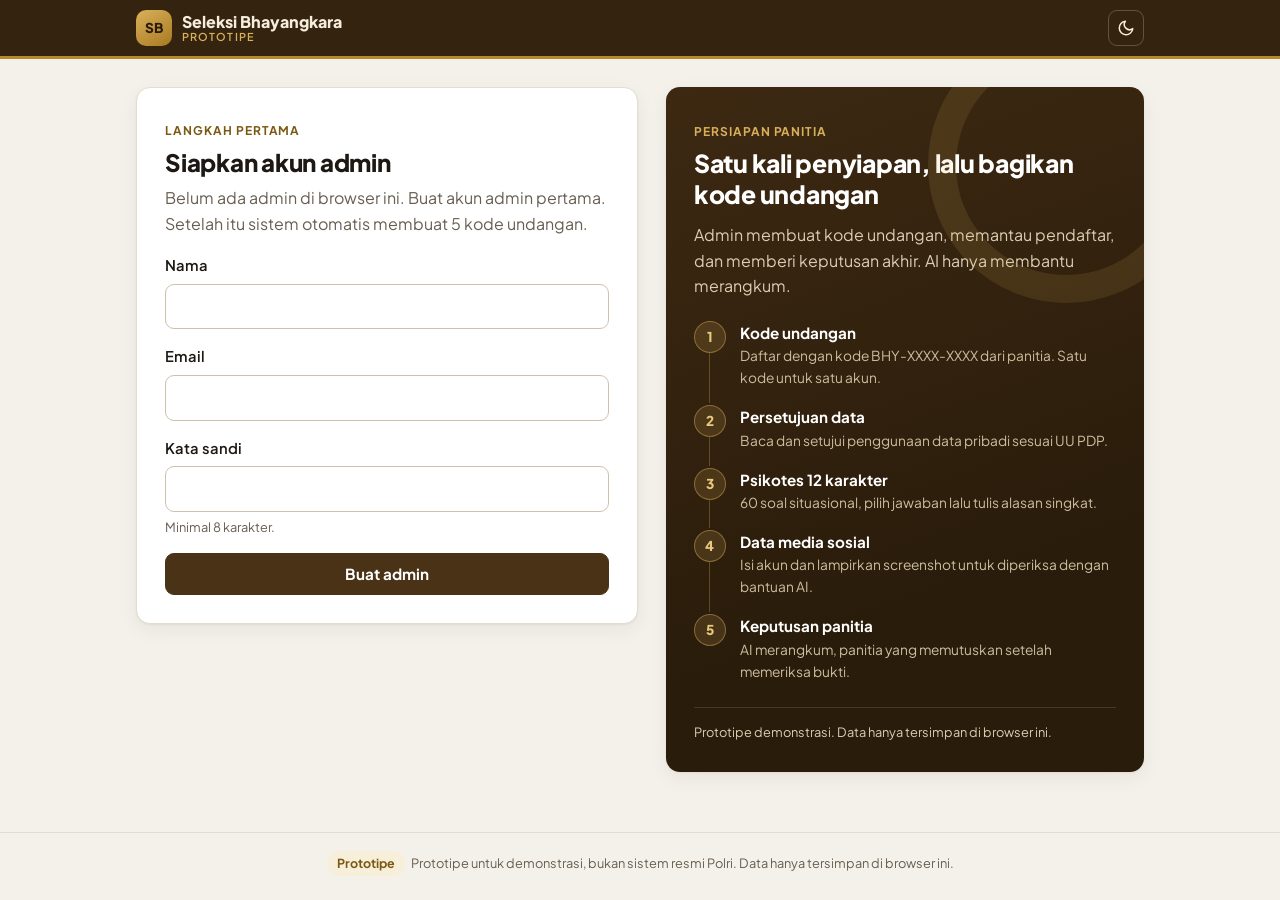
<file: web-iqbal/index.html>
<!doctype html>
<html lang="id">
<head>
  <meta charset="utf-8">
  <meta name="viewport" content="width=device-width, initial-scale=1">
  <title>Seleksi Bhayangkara</title>
  <meta name="color-scheme" content="light dark">
  <meta name="robots" content="noindex, nofollow">
  <script>try { var t = localStorage.getItem('tema'); if (t === 'light' || t === 'dark') document.documentElement.dataset.theme = t; } catch (e) {}</script>
  <link rel="preconnect" href="https://fonts.googleapis.com">
  <link rel="preconnect" href="https://fonts.gstatic.com" crossorigin>
  <link rel="stylesheet" href="https://fonts.googleapis.com/css2?family=Plus+Jakarta+Sans:wght@400;500;600;700;800&display=swap">
  <link rel="stylesheet" href="css/style.css">
</head>
<body>
  <header id="kepala"></header>
  <main id="app"><p class="redup">Memuat...</p></main>
  <footer class="kaki"><span class="lencana lencana-prototipe">Prototipe</span>Prototipe untuk demonstrasi, bukan sistem resmi Polri. Data hanya tersimpan di browser ini.</footer>
  <script src="js/db.js"></script>
  <script src="js/soal.js"></script>
  <script src="js/ai.js"></script>
  <script src="js/app.js"></script>
</body>
</html>
</file>
<file: web-iqbal/css/style.css>
/* ==========================================================================
   Seleksi Bhayangkara (prototipe): tampilan
   Token warna di :root, mode gelap lewat prefers-color-scheme atau data-theme.
   ========================================================================== */

:root {
  --latar: #f4f1ea;
  --latar-2: #ece6da;
  --permukaan: #ffffff;
  --permukaan-2: #faf7f1;
  --tinta: #1d1813;
  --redup: #685e52;
  --garis: #e4dccf;
  --garis-kuat: #cfc2ac;
  --merek: #4a3216;
  --merek-terang: #6d4c22;
  --tautan: #7a5626;
  --emas: #b8892b;
  --emas-lembut: #f8efda;
  --emas-tinta: #7a5a12;
  --kepala: #34230f;
  --kepala-tinta: #f6eddc;
  --tombol: #4a3216;
  --tombol-hover: #6d4c22;
  --tombol-tinta: #ffffff;
  --hijau: #17784a; --hijau-latar: #e2f3e9; --hijau-garis: #a7d9bd;
  --kuning: #8a6100; --kuning-latar: #fff2c7; --kuning-garis: #ecd27a;
  --merah: #b42318; --merah-latar: #fde7e5; --merah-garis: #f2b1aa;
  --ungu: #4a3d8f; --ungu-latar: #ece8f7;
  --bayang: 0 1px 2px rgba(40, 28, 12, .05), 0 6px 20px rgba(40, 28, 12, .06);
  --bayang-kuat: 0 10px 40px rgba(40, 28, 12, .18);
  --radius: 14px;
  --radius-kecil: 9px;
  --lebar: 1040px;
  color-scheme: light;
}

@media (prefers-color-scheme: dark) {
  :root:not([data-theme="light"]) {
    --latar: #14110d;
    --latar-2: #1b1712;
    --permukaan: #1e1913;
    --permukaan-2: #241e17;
    --tinta: #efe8dc;
    --redup: #a99d8c;
    --garis: #352c22;
    --garis-kuat: #4b3f31;
    --merek: #e2bf78;
    --merek-terang: #f0d395;
    --tautan: #e3bd6b;
    --emas: #d4a646;
    --emas-lembut: #2b2316;
    --emas-tinta: #ecc879;
    --kepala: #0e0b08;
    --kepala-tinta: #efe3cc;
    --tombol: #d4a646;
    --tombol-hover: #e6bb5f;
    --tombol-tinta: #1b140a;
    --hijau: #5ccf95; --hijau-latar: #12291d; --hijau-garis: #24563c;
    --kuning: #e8b941; --kuning-latar: #2d2410; --kuning-garis: #5c4a1b;
    --merah: #f3837a; --merah-latar: #341815; --merah-garis: #6b2c26;
    --ungu: #b9aef0; --ungu-latar: #252040;
    --bayang: 0 1px 2px rgba(0, 0, 0, .3), 0 6px 20px rgba(0, 0, 0, .25);
    --bayang-kuat: 0 10px 40px rgba(0, 0, 0, .55);
    color-scheme: dark;
  }
}
:root[data-theme="dark"] {
  --latar: #14110d;
  --latar-2: #1b1712;
  --permukaan: #1e1913;
  --permukaan-2: #241e17;
  --tinta: #efe8dc;
  --redup: #a99d8c;
  --garis: #352c22;
  --garis-kuat: #4b3f31;
  --merek: #e2bf78;
  --merek-terang: #f0d395;
  --tautan: #e3bd6b;
  --emas: #d4a646;
  --emas-lembut: #2b2316;
  --emas-tinta: #ecc879;
  --kepala: #0e0b08;
  --kepala-tinta: #efe3cc;
  --tombol: #d4a646;
  --tombol-hover: #e6bb5f;
  --tombol-tinta: #1b140a;
  --hijau: #5ccf95; --hijau-latar: #12291d; --hijau-garis: #24563c;
  --kuning: #e8b941; --kuning-latar: #2d2410; --kuning-garis: #5c4a1b;
  --merah: #f3837a; --merah-latar: #341815; --merah-garis: #6b2c26;
  --ungu: #b9aef0; --ungu-latar: #252040;
  --bayang: 0 1px 2px rgba(0, 0, 0, .3), 0 6px 20px rgba(0, 0, 0, .25);
  --bayang-kuat: 0 10px 40px rgba(0, 0, 0, .55);
  color-scheme: dark;
}

/* ---------- Dasar ---------- */

* { box-sizing: border-box; }
[hidden] { display: none !important; }
html { -webkit-text-size-adjust: 100%; }
body {
  margin: 0;
  min-height: 100vh;
  display: flex;
  flex-direction: column;
  background: var(--latar);
  color: var(--tinta);
  font: 16px/1.6 "Plus Jakarta Sans", system-ui, -apple-system, "Segoe UI", Roboto, sans-serif;
  -webkit-font-smoothing: antialiased;
}
a { color: var(--tautan); text-underline-offset: 2px; }
h1, h2, h3, h4 { line-height: 1.25; letter-spacing: -.01em; }
h1 { font-size: 1.75rem; font-weight: 800; margin: .1em 0 .35em; }
h2 { font-size: 1.2rem; font-weight: 700; margin: 0 0 .5em; }
h3 { font-size: 1rem; font-weight: 700; margin: 1.2em 0 .4em; }
h4 { font-size: .95rem; margin: 1.4em 0 .5em; color: var(--merek); }
p { margin: 0 0 .8em; }
ul, ol { padding-left: 1.3em; }
li { margin-bottom: .25em; }
.redup { color: var(--redup); }
.kecil { font-size: .85rem; }
.pecah { word-break: break-all; }
.label-atas {
  display: inline-block; margin: 0 0 .35em; font-size: .75rem; font-weight: 700;
  letter-spacing: .08em; text-transform: uppercase; color: var(--emas-tinta);
}
.huruf-besar { text-transform: uppercase; }
:focus-visible { outline: 3px solid var(--emas); outline-offset: 2px; }
.sr { position: absolute !important; width: 1px; height: 1px; overflow: hidden; clip: rect(0 0 0 0); white-space: nowrap; }

/* ---------- Kepala ---------- */

#kepala {
  background: var(--kepala);
  color: var(--kepala-tinta);
  border-bottom: 3px solid var(--emas);
  position: sticky; top: 0; z-index: 30;
}
.kepala-isi {
  max-width: var(--lebar); margin: 0 auto; padding: 10px 16px;
  display: flex; align-items: center; gap: 12px 20px; flex-wrap: wrap;
}
.merek { display: flex; align-items: center; gap: 10px; color: var(--kepala-tinta); text-decoration: none; min-width: 0; }
.lambang {
  flex: none; width: 36px; height: 36px; border-radius: 10px; display: grid; place-items: center;
  background: linear-gradient(145deg, #d9b05a, #a87a22); color: #2a1c08;
  font-weight: 800; font-size: .85rem; letter-spacing: .02em;
}
.merek-teks { display: flex; flex-direction: column; line-height: 1.15; font-weight: 800; font-size: 1rem; }
.merek-teks small {
  font-weight: 600; font-size: .68rem; letter-spacing: .1em; text-transform: uppercase; color: #d9b05a;
}
#kepala nav { display: flex; gap: 4px; flex: 1; min-width: 0; }
#kepala nav a {
  color: var(--kepala-tinta); opacity: .78; text-decoration: none; padding: 7px 12px; border-radius: 8px;
  font-weight: 600; font-size: .92rem; white-space: nowrap;
}
#kepala nav a:hover { opacity: 1; background: rgba(255, 255, 255, .08); }
#kepala nav a.aktif { opacity: 1; background: rgba(217, 176, 90, .18); color: #f3d79b; }
.pengisi { flex: 1; }
.pengguna { display: flex; align-items: center; gap: 8px; margin-left: auto; }
.nama-pengguna { display: flex; flex-direction: column; line-height: 1.2; text-align: right; font-weight: 600; font-size: .88rem; }
.nama-pengguna { min-width: 0; max-width: 200px; }
.nama-teks { overflow: hidden; text-overflow: ellipsis; white-space: nowrap; }
.nama-pengguna small { font-weight: 500; font-size: .72rem; opacity: .65; }
.pengguna .tombol-tipis { color: var(--kepala-tinta); border-color: rgba(255, 255, 255, .28); }
.pengguna .tombol-tipis:hover { background: rgba(255, 255, 255, .1); }
.tombol-ikon {
  width: 36px; height: 36px; display: grid; place-items: center; border-radius: 9px; cursor: pointer;
  border: 1px solid rgba(255, 255, 255, .22); background: transparent; color: var(--kepala-tinta);
}
.tombol-ikon:hover { background: rgba(255, 255, 255, .1); }
.tombol-ikon svg { width: 18px; height: 18px; }

/* ---------- Tata letak ---------- */

main { flex: 1; width: 100%; max-width: var(--lebar); margin: 0 auto; padding: 28px 16px 48px; }
.kaki {
  border-top: 1px solid var(--garis); color: var(--redup); font-size: .8rem; text-align: center;
  padding: 18px 16px 24px; line-height: 1.5;
}
.kaki .lencana { margin-right: 6px; }

.kartu {
  background: var(--permukaan); border: 1px solid var(--garis); border-radius: var(--radius);
  padding: 22px; margin-bottom: 16px; box-shadow: var(--bayang);
}
.kartu > :last-child { margin-bottom: 0; }
.kartu.sempit { max-width: 460px; margin: 24px auto; }
.kartu.sorot { border-color: var(--emas); box-shadow: 0 0 0 1px var(--emas), var(--bayang); }
.kartu.bahaya { border-color: var(--merah-garis); }
.judul-baris { display: flex; justify-content: space-between; align-items: center; gap: 8px 12px; flex-wrap: wrap; }
.judul-baris h2, .judul-baris h3 { margin: 0; }
.judul-halaman { display: flex; justify-content: space-between; align-items: flex-end; gap: 16px; flex-wrap: wrap; margin-bottom: 20px; }
.judul-halaman h1 { margin-bottom: .15em; }
.judul-halaman p { margin: 0; }
.kembali { display: inline-flex; align-items: center; gap: 6px; font-weight: 600; font-size: .9rem; text-decoration: none; margin-bottom: 12px; }

/* ---------- Formulir ---------- */

form label { display: block; margin-bottom: 16px; font-weight: 600; font-size: .92rem; }
.label-isian { margin: 0 0 6px; font-size: .92rem; }
.petunjuk { display: block; font-weight: 400; font-size: .8rem; color: var(--redup); margin-top: 5px; }
input, textarea, select {
  display: block; width: 100%; margin-top: 6px; padding: 10px 12px;
  border: 1px solid var(--garis-kuat); border-radius: var(--radius-kecil);
  font: inherit; font-weight: 400; background: var(--permukaan); color: var(--tinta);
  transition: border-color .15s, box-shadow .15s;
}
input::placeholder, textarea::placeholder { color: var(--redup); opacity: .75; }
input:focus, textarea:focus, select:focus { outline: none; border-color: var(--emas); box-shadow: 0 0 0 3px color-mix(in srgb, var(--emas) 28%, transparent); }
textarea { resize: vertical; min-height: 64px; }
label.centang {
  display: flex; gap: 12px; align-items: flex-start; font-weight: 500; padding: 12px 14px;
  background: var(--permukaan-2); border: 1px solid var(--garis); border-radius: var(--radius-kecil); cursor: pointer;
}
label.centang input { width: 18px; height: 18px; flex: none; margin-top: 3px; accent-color: var(--emas); }
.dua-kolom { display: grid; grid-template-columns: 1fr 1fr; gap: 0 20px; }
.baris-form { display: flex; gap: 12px 16px; align-items: flex-end; flex-wrap: wrap; }
.baris-form label { margin: 0; flex: 1 1 160px; }
.baris-tombol { display: flex; gap: 10px; flex-wrap: wrap; align-items: center; }

/* ---------- Tombol ---------- */

.tombol {
  display: inline-flex; align-items: center; justify-content: center; gap: 8px;
  padding: 11px 20px; border-radius: var(--radius-kecil); border: 1px solid var(--tombol);
  background: var(--tombol); color: var(--tombol-tinta); font: inherit; font-weight: 700; font-size: .95rem;
  cursor: pointer; text-decoration: none; line-height: 1.2; transition: background .15s, border-color .15s, transform .05s;
}
.tombol:hover { background: var(--tombol-hover); border-color: var(--tombol-hover); }
.tombol:active { transform: translateY(1px); }
.tombol-penuh { width: 100%; }
.tombol-tipis { background: transparent; color: var(--merek); border-color: var(--garis-kuat); padding: 7px 14px; font-weight: 600; font-size: .88rem; }
.tombol-tipis:hover { background: var(--emas-lembut); border-color: var(--emas); }
.tombol-hijau { background: var(--hijau); border-color: var(--hijau); color: #fff; }
.tombol-hijau:hover { background: color-mix(in srgb, var(--hijau) 85%, #000); border-color: color-mix(in srgb, var(--hijau) 85%, #000); }
.tombol-merah { background: var(--merah); border-color: var(--merah); color: #fff; }
.tombol-merah:hover { background: color-mix(in srgb, var(--merah) 85%, #000); border-color: color-mix(in srgb, var(--merah) 85%, #000); }
:root[data-theme="dark"] .tombol-hijau, :root[data-theme="dark"] .tombol-merah { color: #14110d; }
@media (prefers-color-scheme: dark) {
  :root:not([data-theme="light"]) .tombol-hijau, :root:not([data-theme="light"]) .tombol-merah { color: #14110d; }
}

/* ---------- Halaman masuk / daftar ---------- */

.auth { display: grid; grid-template-columns: 1.05fr 1fr; gap: 28px; align-items: start; }
.auth-info {
  position: relative; overflow: hidden; border-radius: var(--radius); padding: 30px 28px;
  background: linear-gradient(160deg, #3d2912 0%, #2a1c0b 70%); color: #f3e8d4;
  box-shadow: var(--bayang);
}
.auth-info::after {
  content: ""; position: absolute; right: -60px; top: -60px; width: 220px; height: 220px; border-radius: 50%;
  border: 28px solid rgba(217, 176, 90, .12); pointer-events: none;
}
.auth-info .label-atas { color: #d9b05a; }
.auth-judul { font-size: 1.55rem; font-weight: 800; margin: .1em 0 .5em; color: #fff; }
.auth-info > p { color: #dccdb3; }
.alur { list-style: none; padding: 0; margin: 22px 0 0; counter-reset: alur; }
.alur li { counter-increment: alur; position: relative; padding: 0 0 16px 46px; margin: 0; }
.alur li::before {
  content: counter(alur); position: absolute; left: 0; top: 0; width: 30px; height: 30px; border-radius: 50%;
  display: grid; place-items: center; font-weight: 800; font-size: .85rem;
  background: rgba(217, 176, 90, .16); color: #e9c97f; border: 1px solid rgba(217, 176, 90, .45);
}
.alur li:not(:last-child)::after {
  content: ""; position: absolute; left: 15px; top: 32px; bottom: 2px; width: 1px; background: rgba(217, 176, 90, .3);
}
.alur b { display: block; color: #fff; font-size: .95rem; }
.alur span { display: block; color: #cdbd9f; font-size: .86rem; }
.auth-catatan { margin: 8px 0 0; padding-top: 14px; border-top: 1px solid rgba(255, 255, 255, .12); font-size: .8rem; color: #bfae8f; }
.auth-form { padding: 28px; margin: 0; }
.auth-form h1 { font-size: 1.5rem; }
.auth-form form { margin-top: 18px; }
.auth-bawah { margin: 16px 0 0; text-align: center; font-size: .92rem; }

/* ---------- Beranda pendaftar ---------- */

.ringkas-kemajuan {
  display: flex; align-items: center; gap: 12px; background: var(--permukaan); border: 1px solid var(--garis);
  border-radius: var(--radius); padding: 10px 16px; box-shadow: var(--bayang);
}
.ringkas-kemajuan b { font-size: 1.5rem; font-weight: 800; color: var(--merek); }
.ringkas-kemajuan span { font-size: .82rem; color: var(--redup); line-height: 1.3; }
.langkah { list-style: none; padding: 0; margin: 0; counter-reset: l; }
.langkah li {
  counter-increment: l; display: flex; align-items: center; gap: 16px; position: relative;
  background: var(--permukaan); border: 1px solid var(--garis); border-radius: var(--radius);
  padding: 18px 18px 18px 70px; margin-bottom: 12px; box-shadow: var(--bayang);
}
.langkah li::before {
  content: counter(l); position: absolute; left: 18px; top: 50%; translate: 0 -50%; width: 36px; height: 36px; border-radius: 50%;
  display: grid; place-items: center; background: var(--latar-2); color: var(--redup); font-weight: 800;
}
.langkah-isi { flex: 1; min-width: 0; }
.langkah-isi strong { display: inline; font-size: 1.02rem; }
.langkah li p { margin: 3px 0 0; font-size: .9rem; }
.langkah-status { display: inline-block; vertical-align: 2px; margin-left: 8px; font-size: .72rem; font-weight: 700; padding: 2px 8px; border-radius: 999px; }
.langkah-beres::before { content: "✓" !important; background: var(--hijau) !important; color: #fff !important; }
.langkah-beres .langkah-status { background: var(--hijau-latar); color: var(--hijau); }
.langkah-aktif { border-color: var(--emas) !important; box-shadow: 0 0 0 1px var(--emas), var(--bayang) !important; }
.langkah-aktif::before { background: var(--emas) !important; color: #2a1c08 !important; }
.langkah-aktif .langkah-status { background: var(--emas-lembut); color: var(--emas-tinta); }
.langkah-kunci { opacity: .6; box-shadow: none !important; }
.langkah-kunci .langkah-status { background: var(--latar-2); color: var(--redup); }

.banner { display: flex; gap: 14px; align-items: flex-start; }
.banner-ikon { flex: none; width: 40px; height: 40px; border-radius: 50%; display: grid; place-items: center; font-weight: 800; font-size: 1.1rem; }
.banner h2 { margin-bottom: .25em; }
.banner p { margin: 0; }
.keputusan-disetujui { border-color: var(--hijau-garis); background: var(--hijau-latar); }
.keputusan-disetujui .banner-ikon { background: var(--hijau); color: #fff; }
.keputusan-ditolak { border-color: var(--merah-garis); background: var(--merah-latar); }
.keputusan-ditolak .banner-ikon { background: var(--merah); color: #fff; }

/* ---------- Persetujuan ---------- */

.teks-panjang { max-width: 72ch; }
.teks-panjang ul { background: var(--permukaan-2); border: 1px solid var(--garis); border-radius: var(--radius-kecil); padding: 14px 16px 14px 34px; }
.kotak-info { display: flex; gap: 12px; padding: 12px 14px; border-radius: var(--radius-kecil); background: var(--emas-lembut); border: 1px solid color-mix(in srgb, var(--emas) 40%, transparent); }
.kotak-info p { margin: 0; }
.teks-panjang .kotak-info { margin-bottom: .8em; }

/* ---------- Psikotes ---------- */

.psikotes-atas {
  position: sticky; top: var(--tinggi-kepala, 59px); z-index: 20; margin: -28px -16px 20px; padding: 12px 16px 10px;
  background: color-mix(in srgb, var(--latar) 92%, transparent); backdrop-filter: blur(8px);
  border-bottom: 1px solid var(--garis);
}
.psikotes-info { display: flex; justify-content: space-between; gap: 8px; flex-wrap: wrap; font-size: .85rem; margin-bottom: 8px; }
.psikotes-info b { color: var(--merek); }
.kemajuan { height: 8px; background: var(--latar-2); border-radius: 999px; overflow: hidden; }
.kemajuan div { height: 100%; background: linear-gradient(90deg, var(--emas), #d9b05a); border-radius: 999px; transition: width .25s; }
.bagian-nav { display: flex; gap: 6px; margin-top: 10px; overflow-x: auto; scrollbar-width: none; padding-bottom: 2px; }
.bagian-nav::-webkit-scrollbar { display: none; }
.chip-bagian {
  flex: none; min-width: 34px; height: 30px; padding: 0 8px; border-radius: 8px; display: grid; place-items: center;
  font-size: .8rem; font-weight: 700; text-decoration: none; border: 1px solid var(--garis-kuat);
  background: var(--permukaan); color: var(--redup);
}
a.chip-bagian:hover { border-color: var(--emas); color: var(--merek); }
.chip-bagian.sebagian { border-color: var(--emas); color: var(--emas-tinta); background: var(--emas-lembut); }
.chip-bagian.lengkap { border-color: var(--hijau-garis); color: var(--hijau); background: var(--hijau-latar); }
.chip-bagian.kini { border-color: var(--tombol); background: var(--tombol); color: var(--tombol-tinta); box-shadow: 0 2px 6px rgba(0, 0, 0, .15); }
.chip-bagian.terkunci { opacity: .45; cursor: not-allowed; }

.bagian-kepala { display: flex; gap: 18px; align-items: flex-start; }
.kode-dimensi {
  flex: none; min-width: 58px; height: 58px; padding: 0 8px; border-radius: 14px; display: grid; place-items: center;
  background: var(--emas-lembut); color: var(--emas-tinta); border: 1px solid color-mix(in srgb, var(--emas) 45%, transparent);
  font-weight: 800; font-size: 1.05rem;
}
.bagian-kepala h1 { margin: 0 0 .2em; }
.bagian-kepala p:last-child { margin: 0; }

fieldset.soal { margin: 0 0 16px; min-width: 0; }
fieldset.soal legend {
  float: left; width: 100%; padding: 0; margin-bottom: 12px;
  display: flex; justify-content: space-between; align-items: center; gap: 8px;
}
fieldset.soal legend + * { clear: both; }
.nomor-soal { font-size: .78rem; font-weight: 800; letter-spacing: .06em; text-transform: uppercase; color: var(--emas-tinta); }
.tanda-lengkap { display: none; font-size: .75rem; font-weight: 700; color: var(--hijau); background: var(--hijau-latar); padding: 2px 10px; border-radius: 999px; }
fieldset.soal.lengkap { border-color: var(--hijau-garis); }
fieldset.soal.lengkap .tanda-lengkap { display: inline-block; }
fieldset.soal.kurang { border-color: var(--merah); box-shadow: 0 0 0 3px var(--merah-latar); }
.pertanyaan { font-weight: 600; font-size: 1.05rem; line-height: 1.55; margin: 0 0 14px; }
.opsi {
  display: flex !important; gap: 12px; align-items: flex-start; font-weight: 400 !important; font-size: .97rem;
  padding: 11px 14px; border: 1px solid var(--garis); border-radius: var(--radius-kecil); margin-bottom: 8px !important;
  cursor: pointer; background: var(--permukaan); transition: border-color .12s, background .12s;
}
.opsi:hover { border-color: var(--garis-kuat); background: var(--permukaan-2); }
.opsi input { position: absolute; opacity: 0; width: 1px; height: 1px; margin: 0; }
.huruf {
  flex: none; width: 28px; height: 28px; border-radius: 50%; display: grid; place-items: center;
  border: 1.5px solid var(--garis-kuat); font-weight: 700; font-size: .82rem; color: var(--redup); margin-top: -1px;
}
.opsi-teks { padding-top: 1px; }
.opsi:has(input:checked) { border-color: var(--emas); background: var(--emas-lembut); box-shadow: 0 0 0 1px var(--emas); }
.opsi:has(input:checked) .huruf { background: var(--emas); border-color: var(--emas); color: #2a1c08; }
.opsi:has(input:focus-visible) { outline: 3px solid var(--emas); outline-offset: 2px; }
.alasan { margin: 16px 0 4px !important; font-weight: 600 !important; }
.alasan .redup { font-weight: 400; }
.hitung-alasan { text-align: right; font-size: .78rem; color: var(--redup); }
.hitung-alasan.cukup { color: var(--hijau); font-weight: 600; }

.navigasi {
  display: flex; justify-content: space-between; align-items: center; gap: 12px;
  padding: 14px 16px; background: var(--permukaan); border: 1px solid var(--garis); border-radius: var(--radius); box-shadow: var(--bayang);
}
.navigasi-tengah { font-size: .85rem; color: var(--redup); text-align: center; }

/* ---------- Status & lencana ---------- */

.lencana {
  display: inline-flex; align-items: center; gap: 6px; padding: 3px 10px; border-radius: 999px;
  font-size: .78rem; font-weight: 700; white-space: nowrap; line-height: 1.5;
}
.lencana-hijau, .lencana-kuning, .lencana-merah { border: 1px solid; }
.lencana-hijau::before, .lencana-kuning::before, .lencana-merah::before { content: ""; width: 8px; height: 8px; border-radius: 50%; background: currentColor; }
.lencana-hijau { background: var(--hijau-latar); color: var(--hijau); border-color: var(--hijau-garis); }
.lencana-kuning { background: var(--kuning-latar); color: var(--kuning); border-color: var(--kuning-garis); }
.lencana-merah { background: var(--merah-latar); color: var(--merah); border-color: var(--merah-garis); }
.lencana-demo { background: var(--ungu-latar); color: var(--ungu); }
.lencana-prototipe { background: var(--emas-lembut); color: var(--emas-tinta); }
.tingkat { display: inline-block; font-size: .75rem; font-weight: 700; padding: 1px 8px; border-radius: 999px; text-transform: capitalize; }
.tingkat-rendah { color: var(--kuning); background: var(--kuning-latar); }
.tingkat-sedang { color: #b45309; background: color-mix(in srgb, #f97316 14%, transparent); }
.tingkat-tinggi { color: var(--merah); background: var(--merah-latar); }

.chip { display: inline-block; font-size: .78rem; font-weight: 700; padding: 2px 10px; border-radius: 999px; background: var(--latar-2); color: var(--redup); white-space: nowrap; }
.chip-tunggu { background: var(--emas-lembut); color: var(--emas-tinta); }
.chip-setuju { background: var(--hijau-latar); color: var(--hijau); }
.chip-tolak { background: var(--merah-latar); color: var(--merah); }

/* ---------- Panel admin ---------- */

.statistik { display: grid; grid-template-columns: repeat(5, 1fr); gap: 12px; margin-bottom: 18px; }
.statistik-kode { grid-template-columns: repeat(3, 1fr); }
.ubin {
  background: var(--permukaan); border: 1px solid var(--garis); border-radius: var(--radius); padding: 14px 16px;
  box-shadow: var(--bayang);
}
.ubin span { display: flex; align-items: center; gap: 7px; font-size: .78rem; font-weight: 600; color: var(--redup); }
.ubin b { display: block; font-size: 1.7rem; font-weight: 800; line-height: 1.2; margin-top: 2px; }
/* Warna kategori cukup lewat titik kecil di depan label; angkanya tetap warna teks biasa. */
.ubin[class*="ubin-"] span::before { content: ""; width: 8px; height: 8px; border-radius: 50%; flex: none; background: var(--titik); }
.ubin-emas { --titik: var(--emas); }
.ubin-hijau { --titik: var(--hijau); }
.ubin-kuning { --titik: var(--kuning); }
.ubin-merah { --titik: var(--merah); }

.saring { display: flex; gap: 6px; flex-wrap: wrap; margin-bottom: 12px; }
.saring button {
  font: inherit; font-size: .83rem; font-weight: 600; padding: 6px 12px; border-radius: 999px; cursor: pointer;
  border: 1px solid var(--garis-kuat); background: var(--permukaan); color: var(--redup);
}
.saring button:hover { border-color: var(--emas); }
.saring button.aktif { background: var(--tombol); border-color: var(--tombol); color: var(--tombol-tinta); }

.tabel-bungkus { overflow-x: auto; background: var(--permukaan); border: 1px solid var(--garis); border-radius: var(--radius); margin-bottom: 16px; box-shadow: var(--bayang); }
.kartu .tabel-bungkus { box-shadow: none; }
table { width: 100%; border-collapse: collapse; font-size: .92rem; }
th, td { text-align: left; padding: 12px 14px; border-bottom: 1px solid var(--garis); vertical-align: middle; }
th { background: var(--permukaan-2); font-size: .74rem; font-weight: 700; text-transform: uppercase; letter-spacing: .06em; color: var(--redup); }
tr:last-child td { border-bottom: 0; }
td.aksi { white-space: nowrap; text-align: right; }
td.aksi .tombol + .tombol { margin-left: 6px; }
.tabel-pendaftar tbody tr:hover { background: var(--permukaan-2); }
.tabel-pendaftar td:first-child a { text-decoration: none; color: var(--tinta); }
.tabel-pendaftar td:first-child a:hover strong { color: var(--tautan); text-decoration: underline; }
.temuan td { vertical-align: top; }
code { font-family: ui-monospace, "Cascadia Code", Consolas, monospace; font-size: .88em; background: var(--latar-2); padding: 3px 7px; border-radius: 6px; font-weight: 600; }
.keadaan-kosong { text-align: center; padding: 34px 20px; }
.keadaan-kosong p { margin: 0 auto; max-width: 46ch; }

/* Detail pendaftar */
.profil-atas { display: flex; gap: 16px; align-items: center; }
.avatar {
  flex: none; width: 56px; height: 56px; border-radius: 50%; display: grid; place-items: center;
  background: var(--emas-lembut); color: var(--emas-tinta); font-weight: 800; font-size: 1.2rem;
  border: 2px solid color-mix(in srgb, var(--emas) 50%, transparent);
}
.profil-atas > div { min-width: 0; overflow-wrap: anywhere; }
.profil-atas h1 { margin: 0; font-size: 1.5rem; }
.judul-halaman h1, .langkah-isi { overflow-wrap: anywhere; }
.profil-atas p { margin: 2px 0 0; }
.meta-grid { display: grid; grid-template-columns: repeat(4, 1fr); gap: 10px 16px; margin: 18px 0 0; padding-top: 16px; border-top: 1px solid var(--garis); }
.meta-grid dt { font-size: .74rem; font-weight: 700; text-transform: uppercase; letter-spacing: .05em; color: var(--redup); }
.meta-grid dd { margin: 2px 0 0; font-weight: 600; font-size: .92rem; word-break: break-word; }
.ringkasan-status { display: grid; grid-template-columns: repeat(4, 1fr); gap: 10px; margin-top: 16px; }
.status-ubin { border: 1px solid var(--garis); border-radius: var(--radius-kecil); padding: 10px 12px; background: var(--permukaan-2); min-width: 0; }
.ubin-label { display: block; font-size: .74rem; font-weight: 700; text-transform: uppercase; letter-spacing: .05em; color: var(--redup); margin-bottom: 4px; }
.status-ubin b { font-size: 1.15rem; }
.status-ubin .lencana, .status-ubin .chip { white-space: normal; max-width: 100%; }
.status-ubin .lencana::before { flex: none; }
.status-ubin.status-hijau { border-color: var(--hijau-garis); background: var(--hijau-latar); }
.status-ubin.status-kuning { border-color: var(--kuning-garis); background: var(--kuning-latar); }
.status-ubin.status-merah { border-color: var(--merah-garis); background: var(--merah-latar); }

details.panel { padding: 0; }
details.panel > summary {
  list-style: none; cursor: pointer; padding: 18px 22px; display: flex; align-items: center; gap: 12px;
  color: var(--tinta); font-weight: 400; border-radius: var(--radius);
}
details.panel > summary::-webkit-details-marker { display: none; }
details.panel > summary:hover { background: var(--permukaan-2); }
details.panel[open] > summary { border-bottom: 1px solid var(--garis); border-radius: var(--radius) var(--radius) 0 0; }
.panel-judul { flex: 1; display: flex; align-items: center; gap: 8px 12px; flex-wrap: wrap; min-width: 0; }
.panel-judul h2 { margin: 0; }
.panel-ringkas { font-size: .85rem; color: var(--redup); }
.panah {
  flex: none; width: 30px; height: 30px; border-radius: 50%; display: grid; place-items: center;
  background: var(--latar-2); color: var(--redup); transition: transform .2s;
}
.panah svg { width: 16px; height: 16px; }
details.panel[open] > summary .panah { transform: rotate(180deg); }
.panel-isi { padding: 18px 22px 22px; }
.panel-isi > :first-child { margin-top: 0; }
.panel-isi .lencana-demo { margin-bottom: 10px; }
h3 .lencana-demo, h3 .redup { margin: 0 0 0 6px; vertical-align: 1px; font-weight: 600; }
.panel-isi details { margin: 12px 0; border: 1px solid var(--garis); border-radius: var(--radius-kecil); padding: 0 14px; }
.panel-isi details > summary { cursor: pointer; padding: 11px 0; color: var(--tautan); font-weight: 600; }
.panel-isi details[open] > summary { border-bottom: 1px solid var(--garis); margin-bottom: 8px; }
.panel-isi details[open] { padding-bottom: 10px; }

.skor-besar { font-size: 1.8rem; font-weight: 800; color: var(--merek); }
.batang-skor { display: grid; gap: 8px; margin-bottom: 8px; }
.batang { display: grid; grid-template-columns: 210px 1fr 48px; gap: 12px; align-items: center; font-size: .9rem; }
.jalur { height: 10px; background: var(--latar-2); border-radius: 999px; overflow: hidden; }
.jalur div { height: 100%; border-radius: 999px; background: var(--emas); }
.jalur div.rendah { background: var(--merah); }
.jalur div.tinggi { background: var(--hijau); }
.batang b { text-align: right; }
.jawaban { border-top: 1px solid var(--garis); padding: 10px 0; }
.jawaban p { margin: 2px 0; }
.nilai { font-size: .78rem; font-weight: 700; padding: 1px 7px; border-radius: 6px; }
.nilai-4 { background: var(--hijau-latar); color: var(--hijau); }
.nilai-3 { background: color-mix(in srgb, var(--hijau) 10%, transparent); color: color-mix(in srgb, var(--hijau) 70%, var(--kuning)); }
.nilai-2 { background: var(--kuning-latar); color: var(--kuning); }
.nilai-1 { background: var(--merah-latar); color: var(--merah); }

details { margin: 12px 0; }
summary { cursor: pointer; color: var(--tautan); font-weight: 600; }

.daftar-data { display: grid; grid-template-columns: 140px 1fr; gap: 0; margin: 0 0 12px; border: 1px solid var(--garis); border-radius: var(--radius-kecil); overflow: hidden; }
.daftar-data dt, .daftar-data dd { padding: 8px 12px; border-bottom: 1px solid var(--garis); }
.daftar-data dt { color: var(--redup); font-size: .88rem; font-weight: 600; background: var(--permukaan-2); }
.daftar-data dd { margin: 0; word-break: break-all; }
.daftar-data dt:last-of-type, .daftar-data dd:last-of-type { border-bottom: 0; }

.galeri { display: grid; grid-template-columns: repeat(auto-fill, minmax(120px, 1fr)); gap: 10px; margin: 12px 0; }
.galeri figure { margin: 0; position: relative; }
.galeri img { width: 100%; height: 120px; object-fit: cover; border-radius: var(--radius-kecil); border: 1px solid var(--garis); display: block; }
.galeri figcaption { font-size: .78rem; color: var(--redup); margin-top: 4px; }
.galeri .hapus { position: absolute; top: 6px; right: 6px; width: 28px; height: 28px; border-radius: 50%; border: 0; background: rgba(0, 0, 0, .7); color: #fff; cursor: pointer; font-size: 1rem; line-height: 1; }

.unggah {
  display: flex !important; flex-direction: column; align-items: center; justify-content: center; gap: 4px; text-align: center;
  padding: 22px 16px; border: 2px dashed var(--garis-kuat); border-radius: var(--radius); background: var(--permukaan-2);
  cursor: pointer; transition: border-color .15s, background .15s;
}
.unggah:hover, .unggah:focus-within { border-color: var(--emas); background: var(--emas-lembut); }
.unggah input { position: absolute; opacity: 0; width: 1px; height: 1px; }
.unggah-ikon { width: 42px; height: 42px; border-radius: 50%; display: grid; place-items: center; background: var(--emas-lembut); color: var(--emas-tinta); margin-bottom: 4px; }
.unggah-ikon svg { width: 22px; height: 22px; }

.kotak-agen { margin-top: 16px; padding: 14px 16px; border: 1px dashed var(--emas); border-radius: var(--radius-kecil); background: var(--emas-lembut); }
.kotak-agen p { margin-bottom: 10px; }
.kotak-agen .baris-tombol + p { margin-top: 14px; }
.kotak-pantau { margin-top: 16px; padding: 14px 16px; border: 1px solid var(--garis); border-radius: var(--radius-kecil); background: var(--permukaan-2); }
.kotak-pantau h3 { margin: 0; }
.kotak-pantau .galat, .kotak-pantau .peringatan { margin: 10px 0; }
.kotak-pantau ul { margin: 6px 0 0; }
.peringatan { background: var(--kuning-latar); color: var(--kuning); border: 1px solid var(--kuning-garis); padding: 10px 12px; border-radius: var(--radius-kecil); }
.galat { background: var(--merah-latar); color: var(--merah); border: 1px solid var(--merah-garis); padding: 10px 12px; border-radius: var(--radius-kecil); }

/* ---------- Toast & sibuk ---------- */

.toast {
  position: fixed; bottom: 22px; left: 50%; transform: translateX(-50%); max-width: calc(100% - 32px); width: max-content;
  padding: 12px 18px; border-radius: 10px; color: #fff; background: #2b241c; z-index: 50; font-weight: 600; font-size: .93rem;
  box-shadow: var(--bayang-kuat); animation: muncul .2s ease-out;
}
.toast-sukses { background: #17784a; }
.toast-gagal { background: #b42318; }
@keyframes muncul { from { opacity: 0; transform: translate(-50%, 8px); } }
.sibuk { position: fixed; inset: 0; background: rgba(20, 14, 8, .55); backdrop-filter: blur(2px); display: grid; place-items: center; z-index: 40; padding: 16px; }
.sibuk-kotak { background: var(--permukaan); color: var(--tinta); border-radius: var(--radius); padding: 26px 30px; text-align: center; max-width: 340px; box-shadow: var(--bayang-kuat); }
.sibuk-kotak p { margin: 14px 0 0; font-weight: 600; }
.putar { width: 38px; height: 38px; border: 4px solid var(--garis); border-top-color: var(--emas); border-radius: 50%; margin: 0 auto; animation: putar 1s linear infinite; }
@keyframes putar { to { transform: rotate(360deg); } }

/* ---------- Responsif ---------- */

@media (max-width: 860px) {
  .nama-pengguna { display: none; }
  #kepala nav { overflow-x: auto; scrollbar-width: none; gap: 2px; }
  #kepala nav a { padding: 7px 9px; }
  .kepala-isi { column-gap: 12px; }
  .auth { grid-template-columns: 1fr; gap: 18px; }
  .auth-form { order: -1; }
  .statistik { grid-template-columns: repeat(3, 1fr); }
  .meta-grid, .ringkasan-status { grid-template-columns: repeat(2, 1fr); }
}

@media (max-width: 640px) {
  body { font-size: 15.5px; }
  h1 { font-size: 1.4rem; }
  main { padding: 20px 16px 40px; }
  .kartu { padding: 18px 16px; }
  .auth-info { padding: 22px 18px; }
  .auth-form { padding: 22px 18px; }
  .auth-judul { font-size: 1.3rem; }
  .kepala-isi { padding: 8px 16px 0; gap: 8px 10px; }
  .merek-teks { font-size: .92rem; }
  .nama-pengguna { display: none; }
  #kepala nav { order: 3; flex: 1 0 100%; overflow-x: auto; scrollbar-width: none; padding-bottom: 8px; }
  #kepala nav::-webkit-scrollbar { display: none; }
  #kepala nav.nav-tunggal { display: none; }
  .kepala-isi { padding-bottom: 8px; }
  .kepala-isi:has(nav:not(.nav-tunggal)) { padding-bottom: 0; }
  .sembunyi-hp { display: none; }
  .psikotes-info { flex-wrap: nowrap; margin-bottom: 6px; }
  .psikotes-info > span:first-child { overflow: hidden; text-overflow: ellipsis; white-space: nowrap; }
  .psikotes-info > span:last-child { flex: none; }
  .bagian-nav { margin-top: 8px; }
  .psikotes-atas { margin: -20px -16px 16px; }
  .dua-kolom { grid-template-columns: 1fr; }
  .langkah li { flex-direction: column; align-items: flex-start; gap: 12px; padding: 16px 16px 16px 64px; }
  .langkah li::before { top: 16px; translate: none; left: 16px; }
  .langkah li .tombol { align-self: stretch; }
  .langkah-status { margin-left: 0; margin-top: 4px; }
  .langkah-isi strong { display: block; }
  .ringkas-kemajuan { width: 100%; }
  .bagian-kepala { gap: 14px; }
  .kode-dimensi { min-width: 48px; height: 48px; font-size: .9rem; border-radius: 12px; }
  .opsi { padding: 10px 12px; }
  .navigasi { flex-wrap: wrap; padding: 12px; }
  .navigasi-tengah { order: -1; flex: 1 0 100%; }
  .navigasi .tombol { flex: 1; }
  .statistik { grid-template-columns: repeat(2, 1fr); gap: 10px; }
  .statistik .ubin:first-child { grid-column: 1 / -1; }
  .statistik-kode .ubin:first-child { grid-column: auto; }
  .statistik-kode { grid-template-columns: repeat(3, 1fr); }
  .ubin { padding: 10px 12px; }
  .ubin b { font-size: 1.4rem; }
  .batang { grid-template-columns: 1fr 44px; gap: 4px 10px; }
  .batang span { grid-column: 1 / -1; }
  .daftar-data { grid-template-columns: 1fr; }
  .daftar-data dt { border-bottom: 0; padding-bottom: 2px; }
  .daftar-data dd { padding-top: 0; background: transparent; }
  .daftar-data dt:last-of-type { border-bottom: 0; }
  details.panel > summary { padding: 16px; }
  .panel-isi { padding: 16px; }
  .profil-atas h1 { font-size: 1.25rem; }
  .avatar { width: 48px; height: 48px; font-size: 1.05rem; }
  .baris-tombol .tombol { flex: 1; }

  /* Tabel menjadi kartu */
  .tabel-kartu { background: transparent; border: 0; box-shadow: none; overflow: visible; }
  .tabel-kartu table, .tabel-kartu tbody, .tabel-kartu tr, .tabel-kartu td { display: block; width: 100%; }
  .tabel-kartu thead { display: none; }
  .tabel-kartu tr {
    background: var(--permukaan); border: 1px solid var(--garis); border-radius: var(--radius);
    margin-bottom: 10px; padding: 6px 14px; box-shadow: var(--bayang);
  }
  .tabel-kartu td { display: flex; justify-content: space-between; align-items: center; gap: 12px; padding: 8px 0; border-bottom: 1px dashed var(--garis); text-align: right; }
  .tabel-kartu td::before { content: attr(data-label); font-size: .74rem; font-weight: 700; text-transform: uppercase; letter-spacing: .05em; color: var(--redup); text-align: left; flex: none; }
  .tabel-kartu td > * { min-width: 0; }
  .tabel-kartu .chip { white-space: normal; overflow-wrap: anywhere; text-align: right; }
  .tabel-kartu td:first-child { overflow-wrap: anywhere; }
  .tabel-kartu td:first-child { display: block; text-align: left; border-bottom: 1px solid var(--garis); padding: 10px 0; }
  .tabel-kartu td:first-child::before { display: none; }
  .tabel-kartu td:last-child { border-bottom: 0; }
  .tabel-kartu td.aksi:empty { display: none; }
  .tabel-kartu td.aksi::before { content: none; }
  .tabel-kartu td.aksi { justify-content: flex-end; }
  .tabel-kartu.temuan td { display: block; text-align: left; }
  .tabel-kartu.temuan td::before { display: block; margin-bottom: 2px; }
  .tabel-kartu.temuan tr { box-shadow: none; background: var(--permukaan-2); }
}

@media (max-width: 380px) {
  .meta-grid, .ringkasan-status { grid-template-columns: 1fr 1fr; }
  .statistik-kode .ubin b { font-size: 1.2rem; }
}

@media (prefers-reduced-motion: reduce) {
  *, *::before, *::after { transition: none !important; animation-duration: .01ms !important; }
}

/* Daftar postingan ambigu dan aksi cek IG di daftar pendaftar */
.daftar-ambigu { padding-left: 1.4em; margin: 6px 0 14px; }
.daftar-ambigu li { margin-bottom: 12px; }
.daftar-ambigu li > div { margin: 2px 0; }
.cek-semua { margin-bottom: 12px; }
.saklar { display: inline-flex; align-items: center; gap: 8px; font-weight: 700; font-size: .92rem; cursor: pointer; padding: 8px 12px; border: 1px solid var(--garis-kuat); border-radius: var(--radius-kecil); background: var(--permukaan); }
.saklar input { width: 18px; height: 18px; accent-color: var(--emas); }

/* Demo prototipe: isi otomatis psikotes */
.demo-isi { display: flex; flex-wrap: wrap; align-items: center; gap: 8px 10px; margin: 0 0 16px; padding: 10px 14px; border: 1px dashed var(--garis-kuat); border-radius: var(--radius-kecil); }
.demo-isi .label-atas { margin: 0; }
.demo-isi .tombol::before { content: ""; width: 10px; height: 10px; border-radius: 50%; }
.demo-hijau::before { background: var(--hijau); }
.demo-kuning::before { background: var(--kuning); }
.demo-merah::before { background: var(--merah); }

/* Layar pemindaian IG (demo) */
.tombol-scan { padding: 3px 10px; font-size: .78rem; margin-left: 6px; vertical-align: 1px; }
.pindai { position: fixed; inset: 0; z-index: 60; display: grid; place-items: center; padding: 16px; background: rgba(12, 9, 5, .72); backdrop-filter: blur(3px); }
.pindai-kotak { position: relative; width: min(640px, 100%); max-height: calc(100vh - 32px); overflow-y: auto; background: var(--permukaan); color: var(--tinta); border: 1px solid var(--garis); border-radius: var(--radius); padding: 22px; box-shadow: var(--bayang-kuat); animation: muncul-pindai .25s ease-out; }
@keyframes muncul-pindai { from { opacity: 0; transform: translateY(10px) scale(.98); } }
.pindai-tutup { position: absolute; top: 10px; right: 12px; width: 34px; height: 34px; border-radius: 50%; border: 0; background: var(--latar-2); color: var(--tinta); font-size: 1.3rem; cursor: pointer; }
.pindai-kepala { display: flex; gap: 16px; align-items: center; margin-bottom: 18px; }
.pindai-kepala h2 { margin: 0; }
.pindai-kepala p { margin: 2px 0 0; }
.radar { position: relative; flex: none; width: 72px; height: 72px; border-radius: 50%; display: grid; place-items: center; background: radial-gradient(circle, var(--emas-lembut) 0 55%, transparent 56%); border: 2px solid var(--emas); overflow: hidden; }
.radar b { position: relative; z-index: 1; font-size: 1.5rem; color: var(--emas-tinta); }
.radar span { position: absolute; inset: 0; background: conic-gradient(from 0deg, color-mix(in srgb, var(--emas) 55%, transparent), transparent 35%); animation: putar 1.6s linear infinite; }
.pindai-langkah { list-style: none; padding: 0; margin: 0 0 14px; display: grid; gap: 8px; }
.pindai-langkah li { display: flex; align-items: center; gap: 10px; padding: 9px 12px; border-radius: var(--radius-kecil); background: var(--permukaan-2); color: var(--redup); font-weight: 600; transition: background .2s, color .2s; }
.pindai-langkah li::before { content: ""; flex: none; width: 18px; height: 18px; border-radius: 50%; border: 2px solid var(--garis-kuat); }
.pindai-langkah li.aktif { color: var(--tinta); background: var(--emas-lembut); }
.pindai-langkah li.aktif::before { border-color: var(--emas); border-top-color: transparent; animation: putar .8s linear infinite; }
.pindai-langkah li.selesai { color: var(--hijau); }
.pindai-langkah li.selesai::before { content: "✓"; display: grid; place-items: center; font-size: .7rem; background: var(--hijau); border-color: var(--hijau); color: #fff; }
.pindai-status { display: flex; align-items: center; gap: 10px; flex-wrap: wrap; margin-bottom: 10px; }
.pindai-status .lencana { font-size: 1rem; padding: 6px 14px; }
</file>
